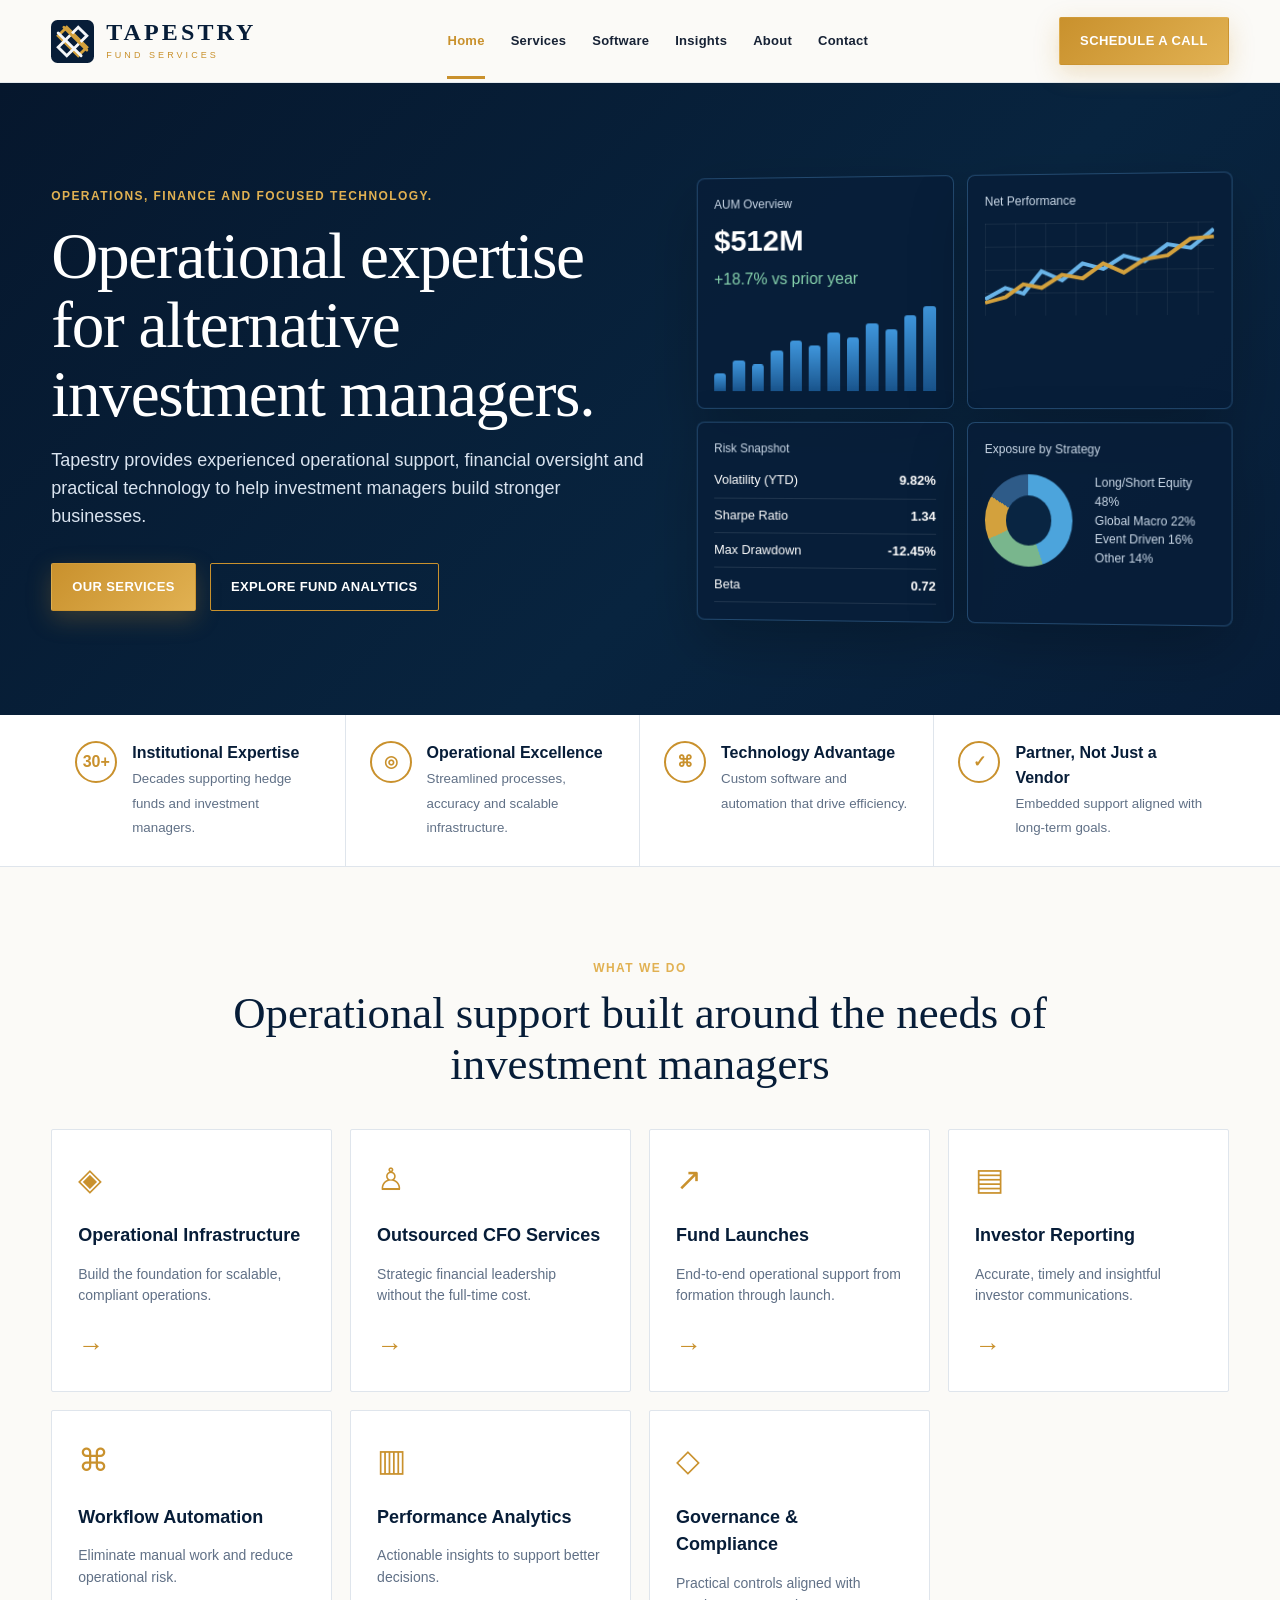
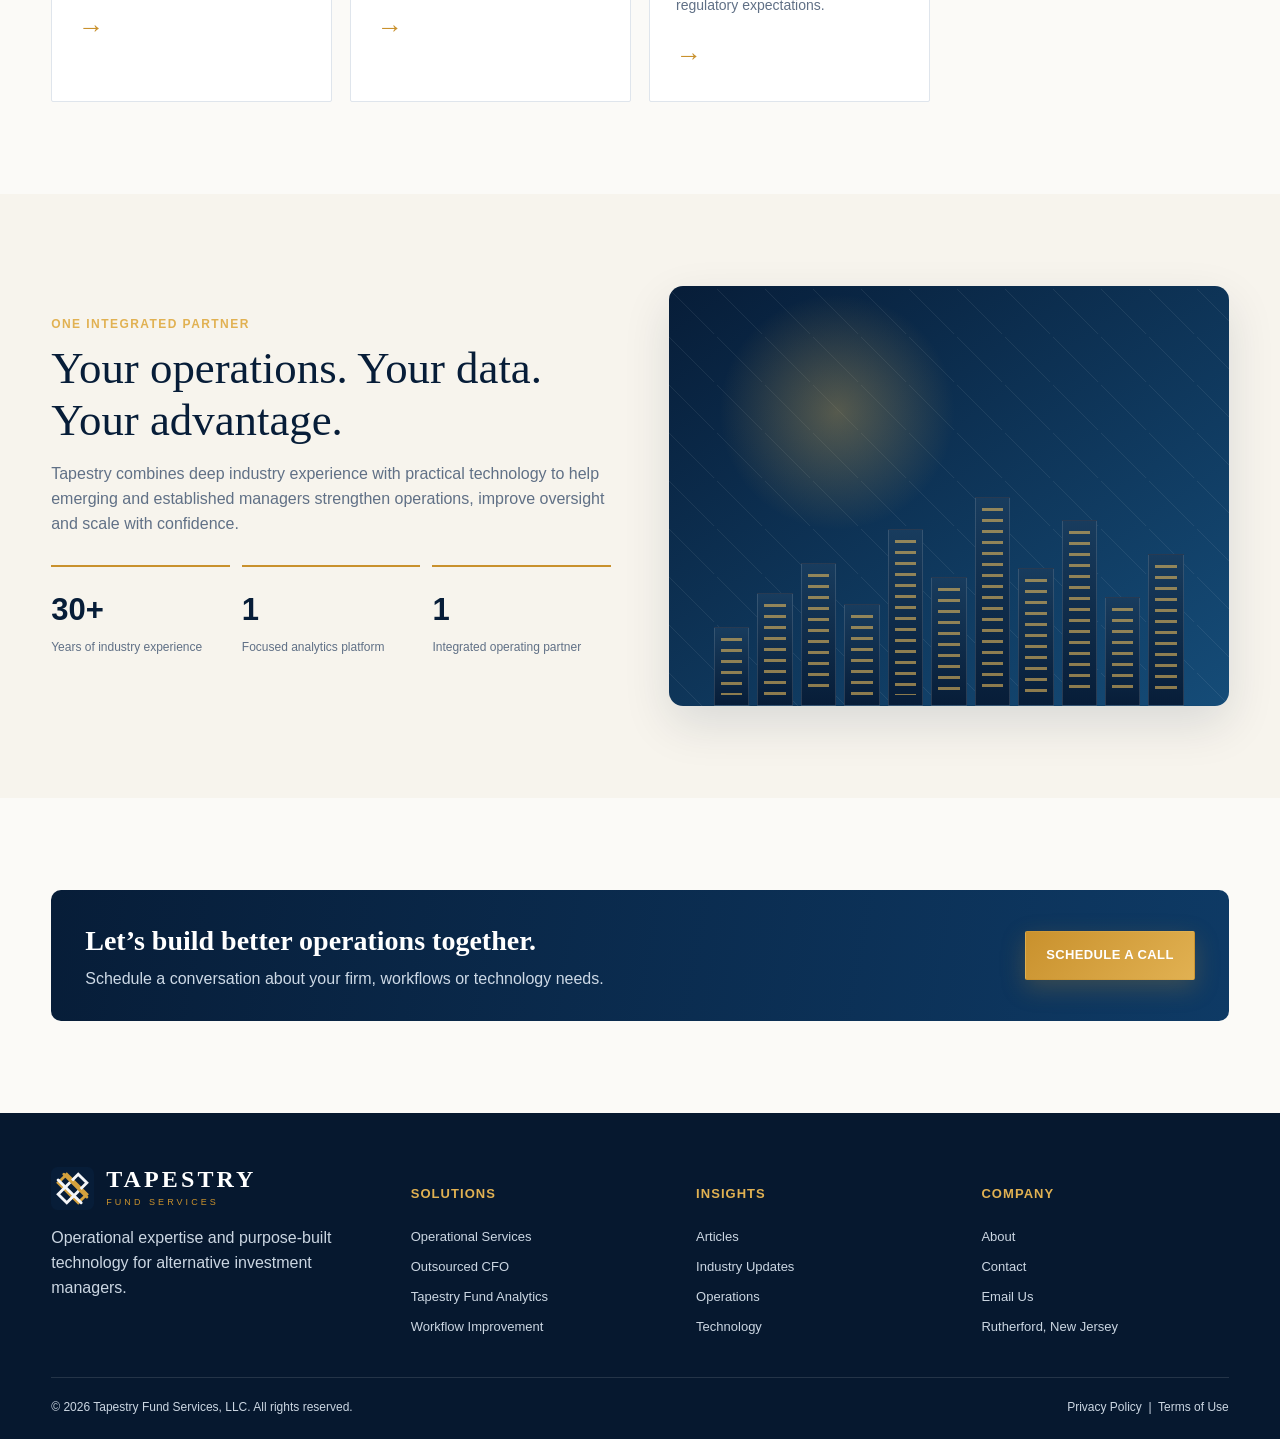
<file: index.html>
<!doctype html><html lang="en"><head><meta charset="utf-8"><meta name="viewport" content="width=device-width,initial-scale=1"><meta name="description" content="Operational solutions and technology for alternative investment managers."><title>Home | Tapestry</title><link rel="icon" href="assets/images/tapestry-mark.svg"><link rel="stylesheet" href="assets/css/styles.css"></head><body><header class="site-header"><div class="container navbar">
<a class="brand" href="index.html"><img src="assets/images/tapestry-mark.svg" alt="Tapestry"><span class="brand-copy"><strong>TAPESTRY</strong><span>FUND SERVICES</span></span></a>
<nav class="nav-links" aria-label="Primary"><a href="index.html" class="active">Home</a><a href="services.html" class="">Services</a><a href="software.html" class="">Software</a><a href="insights.html" class="">Insights</a><a href="about.html" class="">About</a><a href="contact.html" class="">Contact</a></nav><button class="menu-btn" aria-label="Open menu" aria-expanded="false">☰</button><a class="btn btn-primary" href="contact.html">SCHEDULE A CALL</a></div></header><main><section class="hero"><div class="container hero-grid"><div><div class="eyebrow">Operations, finance and focused technology.</div><h1>Operational expertise for alternative investment managers.</h1><p>Tapestry provides experienced operational support, financial oversight and practical technology to help investment managers build stronger businesses.</p><div class="hero-actions"><a class="btn btn-primary" href="services.html">OUR SERVICES</a><a class="btn btn-outline" href="software.html">EXPLORE FUND ANALYTICS</a></div></div>
<div class="dashboard"><div class="dash-card"><div class="dash-title">AUM Overview</div><div class="metric">$512M</div><div class="positive">+18.7% vs prior year</div><div class="bars"><i style="height:20%"></i><i style="height:35%"></i><i style="height:31%"></i><i style="height:46%"></i><i style="height:58%"></i><i style="height:52%"></i><i style="height:67%"></i><i style="height:61%"></i><i style="height:77%"></i><i style="height:70%"></i><i style="height:86%"></i><i style="height:96%"></i></div></div><div class="dash-card"><div class="dash-title">Net Performance</div><div class="linechart"><svg viewBox="0 0 100 50" preserveAspectRatio="none"><polyline fill="none" stroke="#69b4e8" stroke-width="2" points="0,41 9,35 17,38 25,26 34,31 43,22 52,25 61,18 70,21 80,12 90,14 100,4"/><polyline fill="none" stroke="#d3a13d" stroke-width="2" points="0,43 9,40 17,33 25,35 34,28 43,30 52,22 61,27 70,20 80,18 90,9 100,8"/></svg></div></div><div class="dash-card"><div class="dash-title">Risk Snapshot</div><ul class="risk-list"><li><span>Volatility (YTD)</span><b>9.82%</b></li><li><span>Sharpe Ratio</span><b>1.34</b></li><li><span>Max Drawdown</span><b>-12.45%</b></li><li><span>Beta</span><b>0.72</b></li></ul></div><div class="dash-card"><div class="dash-title">Exposure by Strategy</div><div class="donut-wrap"><div class="donut"></div><div class="legend">Long/Short Equity 48%<br>Global Macro 22%<br>Event Driven 16%<br>Other 14%</div></div></div></div></div></section>
<section class="trust-strip"><div class="container trust-grid"><div class="trust-item"><span class="icon">30+</span><div><strong>Institutional Expertise</strong><small>Decades supporting hedge funds and investment managers.</small></div></div><div class="trust-item"><span class="icon">◎</span><div><strong>Operational Excellence</strong><small>Streamlined processes, accuracy and scalable infrastructure.</small></div></div><div class="trust-item"><span class="icon">⌘</span><div><strong>Technology Advantage</strong><small>Custom software and automation that drive efficiency.</small></div></div><div class="trust-item"><span class="icon">✓</span><div><strong>Partner, Not Just a Vendor</strong><small>Embedded support aligned with long-term goals.</small></div></div></div></section>
<section class="section"><div class="container"><div class="section-head"><div class="eyebrow">What we do</div><h2>Operational support built around the needs of investment managers</h2></div><div class="cards">
<a class="card" href="services.html"><div class="card-icon">◈</div><h3>Operational Infrastructure</h3><p>Build the foundation for scalable, compliant operations.</p><span class="arrow">→</span></a><a class="card" href="services.html"><div class="card-icon">♙</div><h3>Outsourced CFO Services</h3><p>Strategic financial leadership without the full-time cost.</p><span class="arrow">→</span></a><a class="card" href="services.html"><div class="card-icon">↗</div><h3>Fund Launches</h3><p>End-to-end operational support from formation through launch.</p><span class="arrow">→</span></a><a class="card" href="services.html"><div class="card-icon">▤</div><h3>Investor Reporting</h3><p>Accurate, timely and insightful investor communications.</p><span class="arrow">→</span></a><a class="card" href="services.html"><div class="card-icon">⌘</div><h3>Workflow Automation</h3><p>Eliminate manual work and reduce operational risk.</p><span class="arrow">→</span></a><a class="card" href="tapestry-fund-analytics.html"><div class="card-icon">▥</div><h3>Performance Analytics</h3><p>Actionable insights to support better decisions.</p><span class="arrow">→</span></a><a class="card" href="services.html"><div class="card-icon">◇</div><h3>Governance & Compliance</h3><p>Practical controls aligned with regulatory expectations.</p><span class="arrow">→</span></a></div></div></section>
<section class="section soft"><div class="container"><div class="split"><div class="split-copy"><div class="eyebrow">One integrated partner</div><h2>Your operations. Your data. Your advantage.</h2><p>Tapestry combines deep industry experience with practical technology to help emerging and established managers strengthen operations, improve oversight and scale with confidence.</p><div class="stats"><div class="stat"><strong>30+</strong><span>Years of industry experience</span></div><div class="stat"><strong>1</strong><span>Focused analytics platform</span></div><div class="stat"><strong>1</strong><span>Integrated operating partner</span></div></div></div><div class="visual-panel"><div class="city"><i style="height:35%"></i><i style="height:50%"></i><i style="height:63%"></i><i style="height:45%"></i><i style="height:78%"></i><i style="height:57%"></i><i style="height:92%"></i><i style="height:61%"></i><i style="height:82%"></i><i style="height:48%"></i><i style="height:67%"></i></div></div></div></div></section>
<section class="section"><div class="container"><div class="cta-band"><div><h3>Let’s build better operations together.</h3><p>Schedule a conversation about your firm, workflows or technology needs.</p></div><a class="btn btn-primary" href="contact.html">SCHEDULE A CALL</a></div></div></section></main><footer class="footer"><div class="container"><div class="footer-grid">
<div class="footer-brand"><a class="brand" href="index.html"><img src="assets/images/tapestry-mark.svg" alt=""><span class="brand-copy"><strong>TAPESTRY</strong><span>FUND SERVICES</span></span></a><p>Operational expertise and purpose-built technology for alternative investment managers.</p></div>
<div><h4>Solutions</h4><ul><li><a href="services.html">Operational Services</a></li><li><a href="services.html">Outsourced CFO</a></li><li><a href="tapestry-fund-analytics.html">Tapestry Fund Analytics</a></li><li><a href="services.html">Workflow Improvement</a></li></ul></div>
<div><h4>Insights</h4><ul><li><a href="insights.html">Articles</a></li><li><a href="insights.html">Industry Updates</a></li><li><a href="insights.html">Operations</a></li><li><a href="insights.html">Technology</a></li></ul></div>
<div><h4>Company</h4><ul><li><a href="about.html">About</a></li><li><a href="contact.html">Contact</a></li><li><a href="mailto:info@tapestryfundservices.com">Email Us</a></li><li>Rutherford, New Jersey</li></ul></div></div>
<div class="copyright"><span>© <span data-year></span> Tapestry Fund Services, LLC. All rights reserved.</span><span>Privacy Policy &nbsp;|&nbsp; Terms of Use</span></div></div></footer><script src="assets/js/script.js"></script></body></html>
</file>
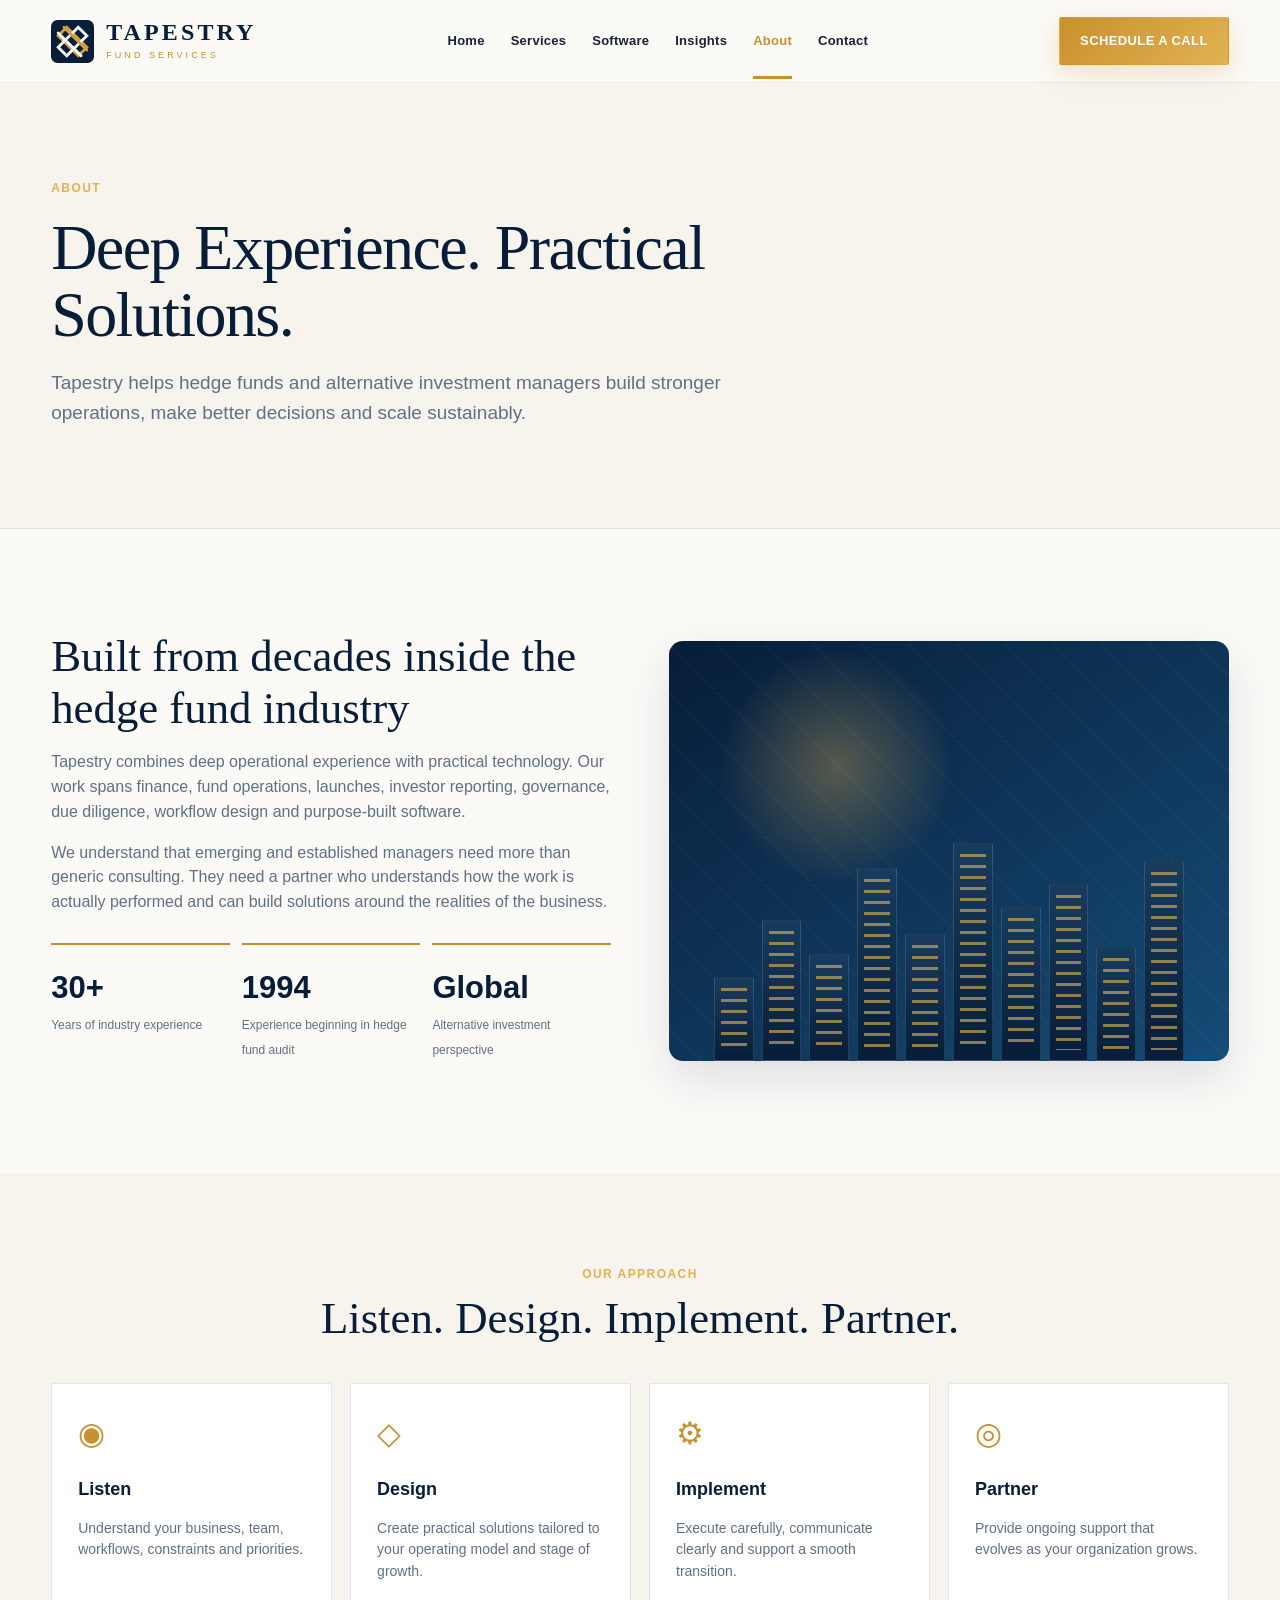
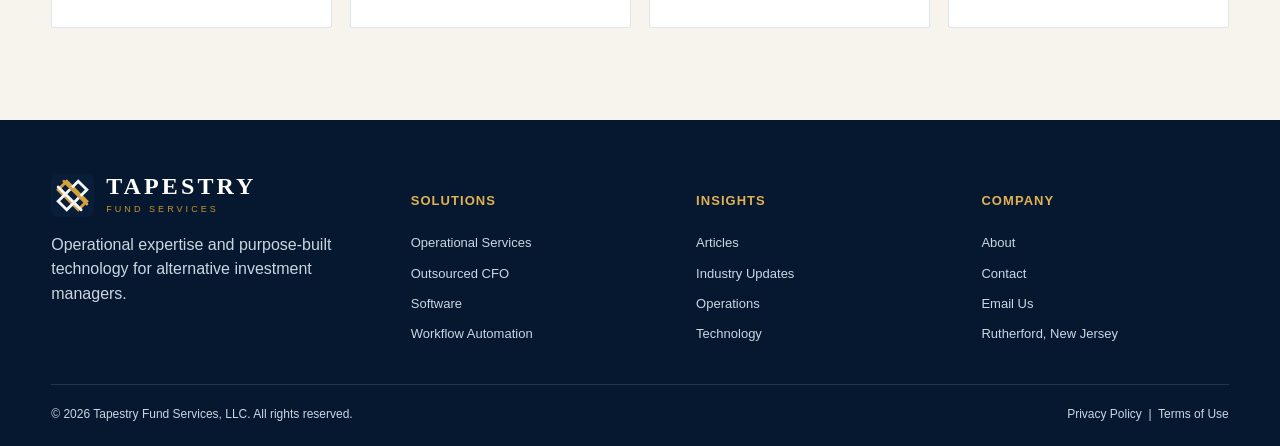
<file: about.html>
<!doctype html><html lang="en"><head><meta charset="utf-8"><meta name="viewport" content="width=device-width,initial-scale=1"><meta name="description" content="Operational solutions and technology for alternative investment managers."><title>About | Tapestry</title><link rel="icon" href="assets/images/tapestry-mark.svg"><link rel="stylesheet" href="assets/css/styles.css"></head><body><header class="site-header"><div class="container navbar">
<a class="brand" href="index.html"><img src="assets/images/tapestry-mark.svg" alt="Tapestry"><span class="brand-copy"><strong>TAPESTRY</strong><span>FUND SERVICES</span></span></a>
<nav class="nav-links" aria-label="Primary"><a href="index.html" class="">Home</a><a href="services.html" class="">Services</a><a href="software.html" class="">Software</a><a href="insights.html" class="">Insights</a><a href="about.html" class="active">About</a><a href="contact.html" class="">Contact</a></nav><button class="menu-btn" aria-label="Open menu" aria-expanded="false">☰</button><a class="btn btn-primary" href="contact.html">SCHEDULE A CALL</a></div></header><main><section class="page-hero"><div class="container"><div class="eyebrow">About</div><h1>Deep Experience. Practical Solutions.</h1><p>Tapestry helps hedge funds and alternative investment managers build stronger operations, make better decisions and scale sustainably.</p></div></section><section class="section"><div class="container split"><div class="split-copy"><h2>Built from decades inside the hedge fund industry</h2><p>Tapestry combines deep operational experience with practical technology. Our work spans finance, fund operations, launches, investor reporting, governance, due diligence, workflow design and purpose-built software.</p><p>We understand that emerging and established managers need more than generic consulting. They need a partner who understands how the work is actually performed and can build solutions around the realities of the business.</p><div class="stats"><div class="stat"><strong>30+</strong><span>Years of industry experience</span></div><div class="stat"><strong>1994</strong><span>Experience beginning in hedge fund audit</span></div><div class="stat"><strong>Global</strong><span>Alternative investment perspective</span></div></div></div><div class="visual-panel"><div class="city"><i style="height:37%"></i><i style="height:62%"></i><i style="height:47%"></i><i style="height:85%"></i><i style="height:56%"></i><i style="height:96%"></i><i style="height:68%"></i><i style="height:78%"></i><i style="height:50%"></i><i style="height:88%"></i></div></div></div></section><section class="section soft"><div class="container"><div class="section-head"><div class="eyebrow">Our approach</div><h2>Listen. Design. Implement. Partner.</h2></div><div class="cards"><div class="card"><div class="card-icon">◉</div><h3>Listen</h3><p>Understand your business, team, workflows, constraints and priorities.</p></div><div class="card"><div class="card-icon">◇</div><h3>Design</h3><p>Create practical solutions tailored to your operating model and stage of growth.</p></div><div class="card"><div class="card-icon">⚙</div><h3>Implement</h3><p>Execute carefully, communicate clearly and support a smooth transition.</p></div><div class="card"><div class="card-icon">◎</div><h3>Partner</h3><p>Provide ongoing support that evolves as your organization grows.</p></div></div></div></section></main><footer class="footer"><div class="container"><div class="footer-grid">
<div class="footer-brand"><a class="brand" href="index.html"><img src="assets/images/tapestry-mark.svg" alt=""><span class="brand-copy"><strong>TAPESTRY</strong><span>FUND SERVICES</span></span></a><p>Operational expertise and purpose-built technology for alternative investment managers.</p></div>
<div><h4>Solutions</h4><ul><li><a href="services.html">Operational Services</a></li><li><a href="services.html">Outsourced CFO</a></li><li><a href="software.html">Software</a></li><li><a href="services.html">Workflow Automation</a></li></ul></div>
<div><h4>Insights</h4><ul><li><a href="insights.html">Articles</a></li><li><a href="insights.html">Industry Updates</a></li><li><a href="insights.html">Operations</a></li><li><a href="insights.html">Technology</a></li></ul></div>
<div><h4>Company</h4><ul><li><a href="about.html">About</a></li><li><a href="contact.html">Contact</a></li><li><a href="mailto:info@tapestryfundservices.com">Email Us</a></li><li>Rutherford, New Jersey</li></ul></div></div>
<div class="copyright"><span>© <span data-year></span> Tapestry Fund Services, LLC. All rights reserved.</span><span>Privacy Policy &nbsp;|&nbsp; Terms of Use</span></div></div></footer><script src="assets/js/script.js"></script></body></html>
</file>
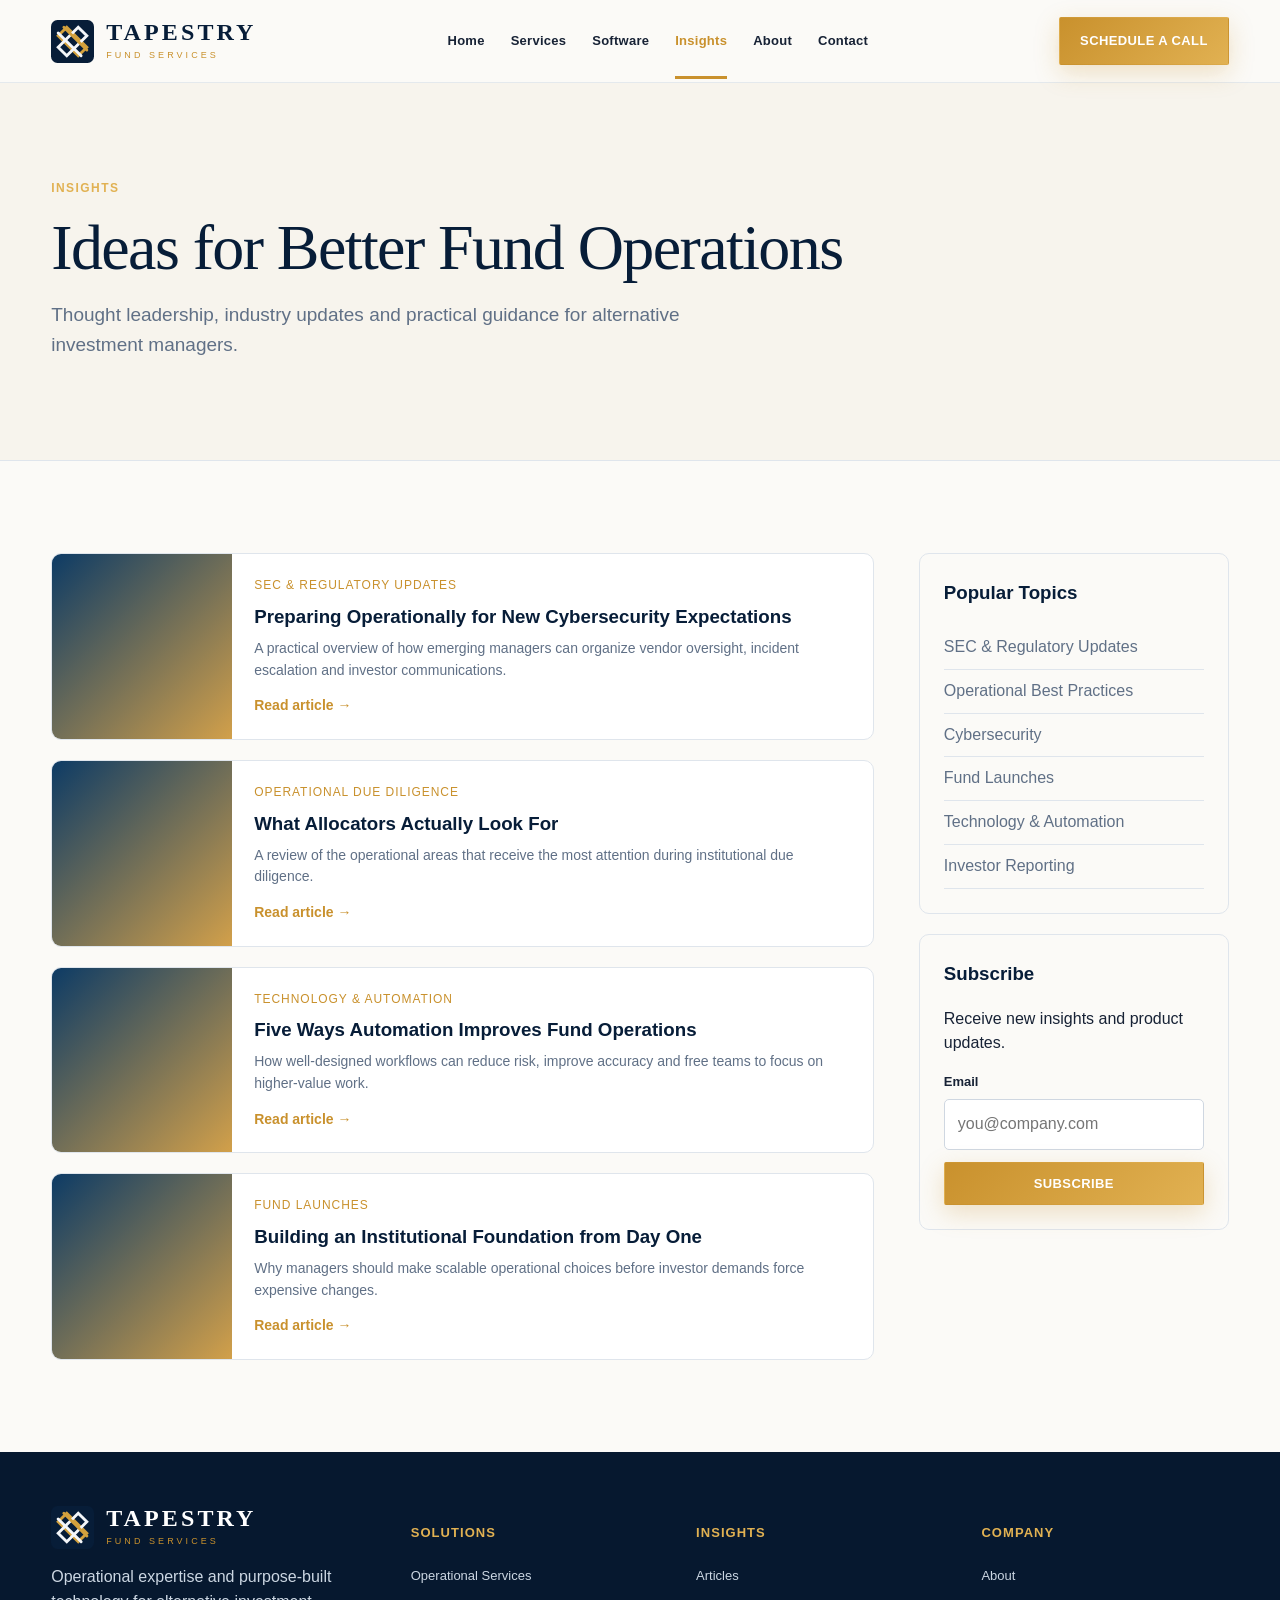
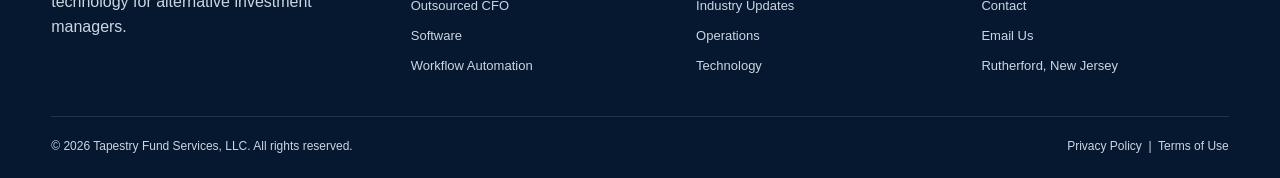
<file: insights.html>
<!doctype html><html lang="en"><head><meta charset="utf-8"><meta name="viewport" content="width=device-width,initial-scale=1"><meta name="description" content="Operational solutions and technology for alternative investment managers."><title>Insights | Tapestry</title><link rel="icon" href="assets/images/tapestry-mark.svg"><link rel="stylesheet" href="assets/css/styles.css"></head><body><header class="site-header"><div class="container navbar">
<a class="brand" href="index.html"><img src="assets/images/tapestry-mark.svg" alt="Tapestry"><span class="brand-copy"><strong>TAPESTRY</strong><span>FUND SERVICES</span></span></a>
<nav class="nav-links" aria-label="Primary"><a href="index.html" class="">Home</a><a href="services.html" class="">Services</a><a href="software.html" class="">Software</a><a href="insights.html" class="active">Insights</a><a href="about.html" class="">About</a><a href="contact.html" class="">Contact</a></nav><button class="menu-btn" aria-label="Open menu" aria-expanded="false">☰</button><a class="btn btn-primary" href="contact.html">SCHEDULE A CALL</a></div></header><main><section class="page-hero"><div class="container"><div class="eyebrow">Insights</div><h1>Ideas for Better Fund Operations</h1><p>Thought leadership, industry updates and practical guidance for alternative investment managers.</p></div></section><section class="section"><div class="container insights-layout"><div class="article-list"><article class="article-card"><div class="article-thumb"></div><div class="article-copy"><div class="meta">SEC & Regulatory Updates</div><h3>Preparing Operationally for New Cybersecurity Expectations</h3><p>A practical overview of how emerging managers can organize vendor oversight, incident escalation and investor communications.</p><p style="margin-top:14px"><a href="#" style="color:var(--gold);font-weight:700">Read article →</a></p></div></article><article class="article-card"><div class="article-thumb"></div><div class="article-copy"><div class="meta">Operational Due Diligence</div><h3>What Allocators Actually Look For</h3><p>A review of the operational areas that receive the most attention during institutional due diligence.</p><p style="margin-top:14px"><a href="#" style="color:var(--gold);font-weight:700">Read article →</a></p></div></article><article class="article-card"><div class="article-thumb"></div><div class="article-copy"><div class="meta">Technology & Automation</div><h3>Five Ways Automation Improves Fund Operations</h3><p>How well-designed workflows can reduce risk, improve accuracy and free teams to focus on higher-value work.</p><p style="margin-top:14px"><a href="#" style="color:var(--gold);font-weight:700">Read article →</a></p></div></article><article class="article-card"><div class="article-thumb"></div><div class="article-copy"><div class="meta">Fund Launches</div><h3>Building an Institutional Foundation from Day One</h3><p>Why managers should make scalable operational choices before investor demands force expensive changes.</p><p style="margin-top:14px"><a href="#" style="color:var(--gold);font-weight:700">Read article →</a></p></div></article></div><aside><div class="sidebar-box"><h3>Popular Topics</h3><ul class="topic-list"><li>SEC & Regulatory Updates</li><li>Operational Best Practices</li><li>Cybersecurity</li><li>Fund Launches</li><li>Technology & Automation</li><li>Investor Reporting</li></ul></div><div class="sidebar-box"><h3>Subscribe</h3><p>Receive new insights and product updates.</p><form><div class="field"><label for="subscribe-email">Email</label><input id="subscribe-email" type="email" placeholder="you@company.com"></div><button class="btn btn-primary" style="margin-top:12px;width:100%" type="button">SUBSCRIBE</button></form></div></aside></div></section></main><footer class="footer"><div class="container"><div class="footer-grid">
<div class="footer-brand"><a class="brand" href="index.html"><img src="assets/images/tapestry-mark.svg" alt=""><span class="brand-copy"><strong>TAPESTRY</strong><span>FUND SERVICES</span></span></a><p>Operational expertise and purpose-built technology for alternative investment managers.</p></div>
<div><h4>Solutions</h4><ul><li><a href="services.html">Operational Services</a></li><li><a href="services.html">Outsourced CFO</a></li><li><a href="software.html">Software</a></li><li><a href="services.html">Workflow Automation</a></li></ul></div>
<div><h4>Insights</h4><ul><li><a href="insights.html">Articles</a></li><li><a href="insights.html">Industry Updates</a></li><li><a href="insights.html">Operations</a></li><li><a href="insights.html">Technology</a></li></ul></div>
<div><h4>Company</h4><ul><li><a href="about.html">About</a></li><li><a href="contact.html">Contact</a></li><li><a href="mailto:info@tapestryfundservices.com">Email Us</a></li><li>Rutherford, New Jersey</li></ul></div></div>
<div class="copyright"><span>© <span data-year></span> Tapestry Fund Services, LLC. All rights reserved.</span><span>Privacy Policy &nbsp;|&nbsp; Terms of Use</span></div></div></footer><script src="assets/js/script.js"></script></body></html>
</file>
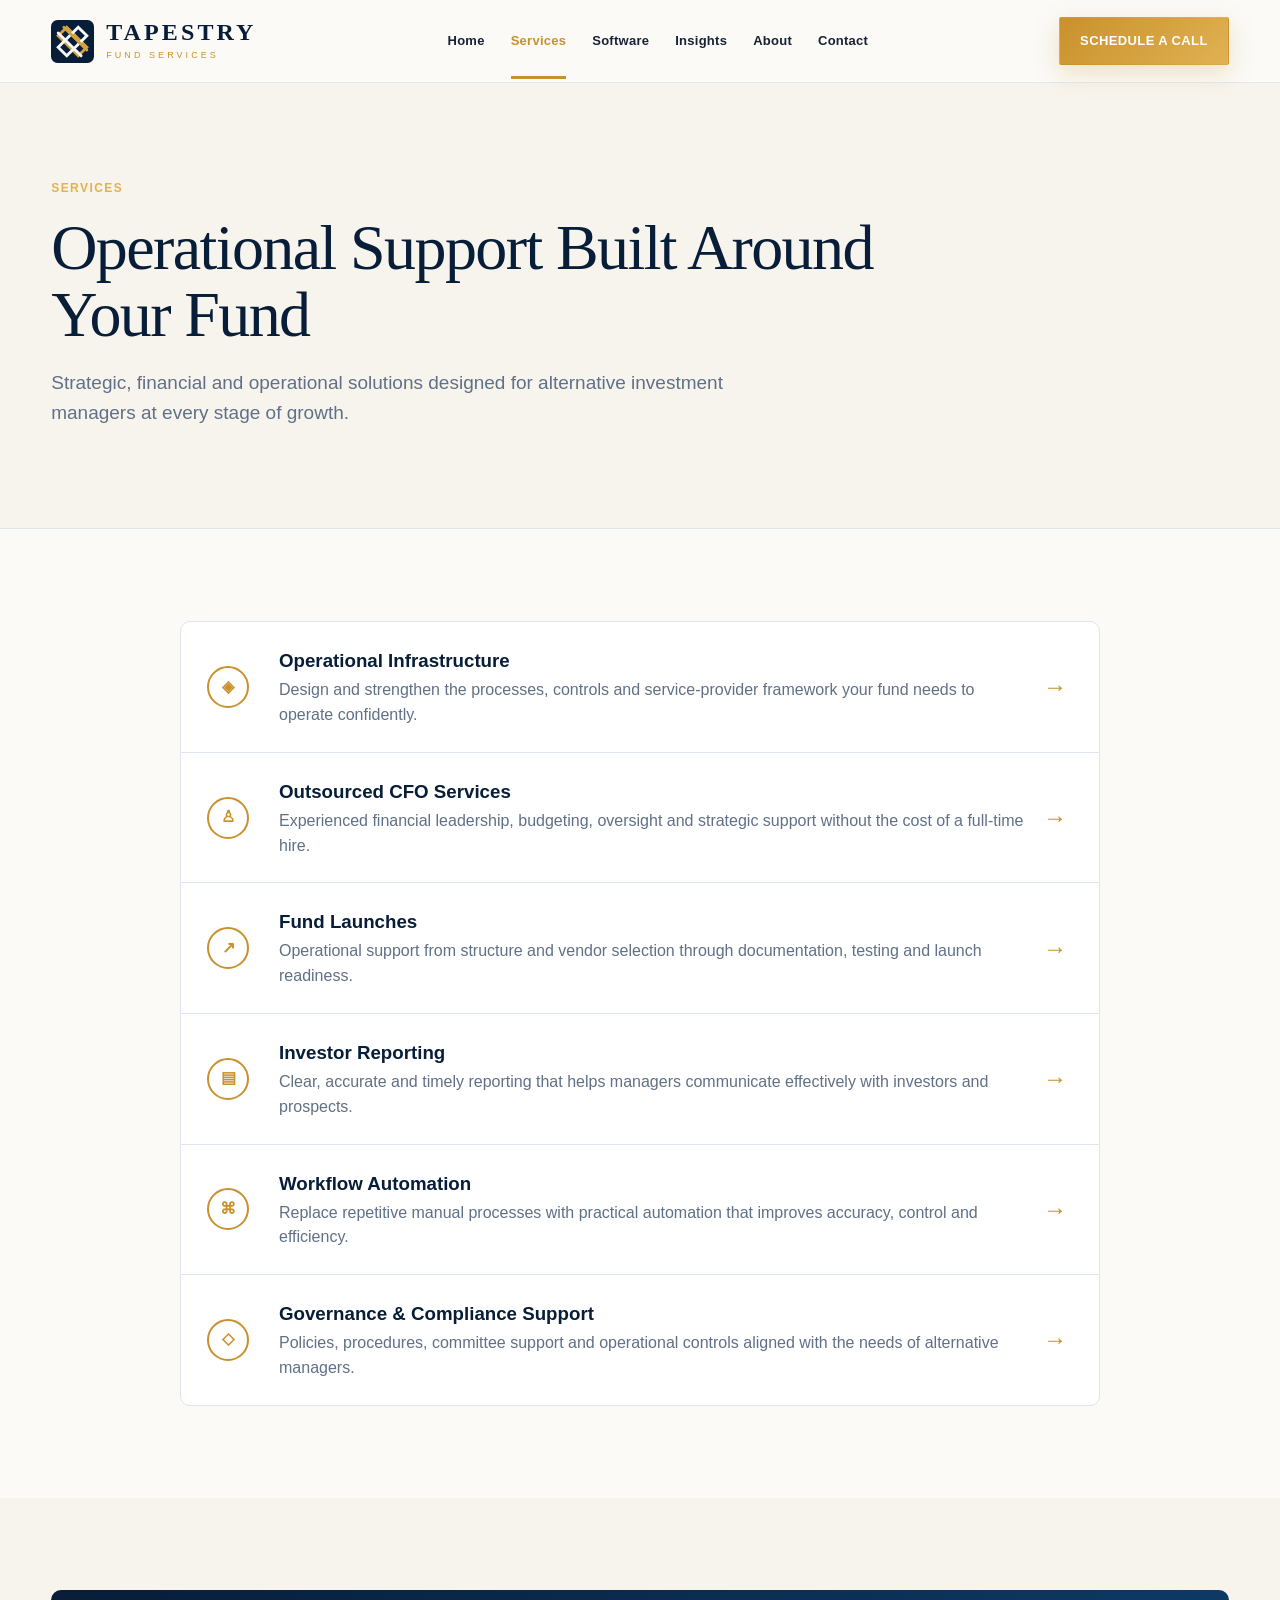
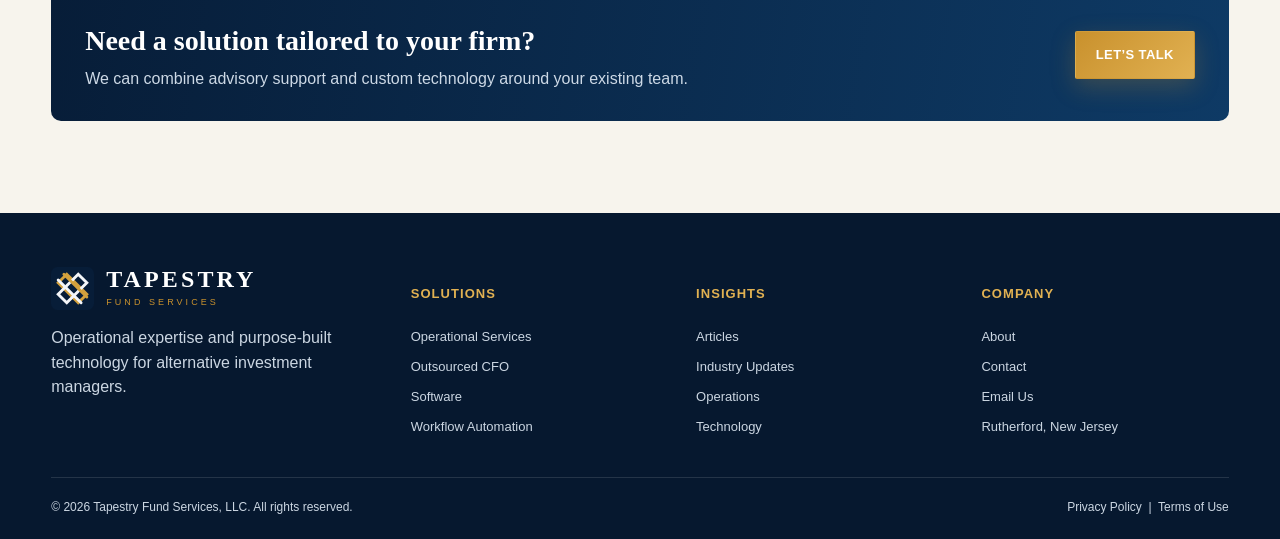
<file: services.html>
<!doctype html><html lang="en"><head><meta charset="utf-8"><meta name="viewport" content="width=device-width,initial-scale=1"><meta name="description" content="Operational solutions and technology for alternative investment managers."><title>Services | Tapestry</title><link rel="icon" href="assets/images/tapestry-mark.svg"><link rel="stylesheet" href="assets/css/styles.css"></head><body><header class="site-header"><div class="container navbar">
<a class="brand" href="index.html"><img src="assets/images/tapestry-mark.svg" alt="Tapestry"><span class="brand-copy"><strong>TAPESTRY</strong><span>FUND SERVICES</span></span></a>
<nav class="nav-links" aria-label="Primary"><a href="index.html" class="">Home</a><a href="services.html" class="active">Services</a><a href="software.html" class="">Software</a><a href="insights.html" class="">Insights</a><a href="about.html" class="">About</a><a href="contact.html" class="">Contact</a></nav><button class="menu-btn" aria-label="Open menu" aria-expanded="false">☰</button><a class="btn btn-primary" href="contact.html">SCHEDULE A CALL</a></div></header><main><section class="page-hero"><div class="container"><div class="eyebrow">Services</div><h1>Operational Support Built Around Your Fund</h1><p>Strategic, financial and operational solutions designed for alternative investment managers at every stage of growth.</p></div></section><section class="section"><div class="container"><div class="service-list"><div class="service-row"><span class="icon">◈</span><div><h3>Operational Infrastructure</h3><p>Design and strengthen the processes, controls and service-provider framework your fund needs to operate confidently.</p></div><span class="row-arrow">→</span></div><div class="service-row"><span class="icon">♙</span><div><h3>Outsourced CFO Services</h3><p>Experienced financial leadership, budgeting, oversight and strategic support without the cost of a full-time hire.</p></div><span class="row-arrow">→</span></div><div class="service-row"><span class="icon">↗</span><div><h3>Fund Launches</h3><p>Operational support from structure and vendor selection through documentation, testing and launch readiness.</p></div><span class="row-arrow">→</span></div><div class="service-row"><span class="icon">▤</span><div><h3>Investor Reporting</h3><p>Clear, accurate and timely reporting that helps managers communicate effectively with investors and prospects.</p></div><span class="row-arrow">→</span></div><div class="service-row"><span class="icon">⌘</span><div><h3>Workflow Automation</h3><p>Replace repetitive manual processes with practical automation that improves accuracy, control and efficiency.</p></div><span class="row-arrow">→</span></div><div class="service-row"><span class="icon">◇</span><div><h3>Governance & Compliance Support</h3><p>Policies, procedures, committee support and operational controls aligned with the needs of alternative managers.</p></div><span class="row-arrow">→</span></div></div></div></section><section class="section soft"><div class="container"><div class="cta-band"><div><h3>Need a solution tailored to your firm?</h3><p>We can combine advisory support and custom technology around your existing team.</p></div><a class="btn btn-primary" href="contact.html">LET’S TALK</a></div></div></section></main><footer class="footer"><div class="container"><div class="footer-grid">
<div class="footer-brand"><a class="brand" href="index.html"><img src="assets/images/tapestry-mark.svg" alt=""><span class="brand-copy"><strong>TAPESTRY</strong><span>FUND SERVICES</span></span></a><p>Operational expertise and purpose-built technology for alternative investment managers.</p></div>
<div><h4>Solutions</h4><ul><li><a href="services.html">Operational Services</a></li><li><a href="services.html">Outsourced CFO</a></li><li><a href="software.html">Software</a></li><li><a href="services.html">Workflow Automation</a></li></ul></div>
<div><h4>Insights</h4><ul><li><a href="insights.html">Articles</a></li><li><a href="insights.html">Industry Updates</a></li><li><a href="insights.html">Operations</a></li><li><a href="insights.html">Technology</a></li></ul></div>
<div><h4>Company</h4><ul><li><a href="about.html">About</a></li><li><a href="contact.html">Contact</a></li><li><a href="mailto:info@tapestryfundservices.com">Email Us</a></li><li>Rutherford, New Jersey</li></ul></div></div>
<div class="copyright"><span>© <span data-year></span> Tapestry Fund Services, LLC. All rights reserved.</span><span>Privacy Policy &nbsp;|&nbsp; Terms of Use</span></div></div></footer><script src="assets/js/script.js"></script></body></html>
</file>
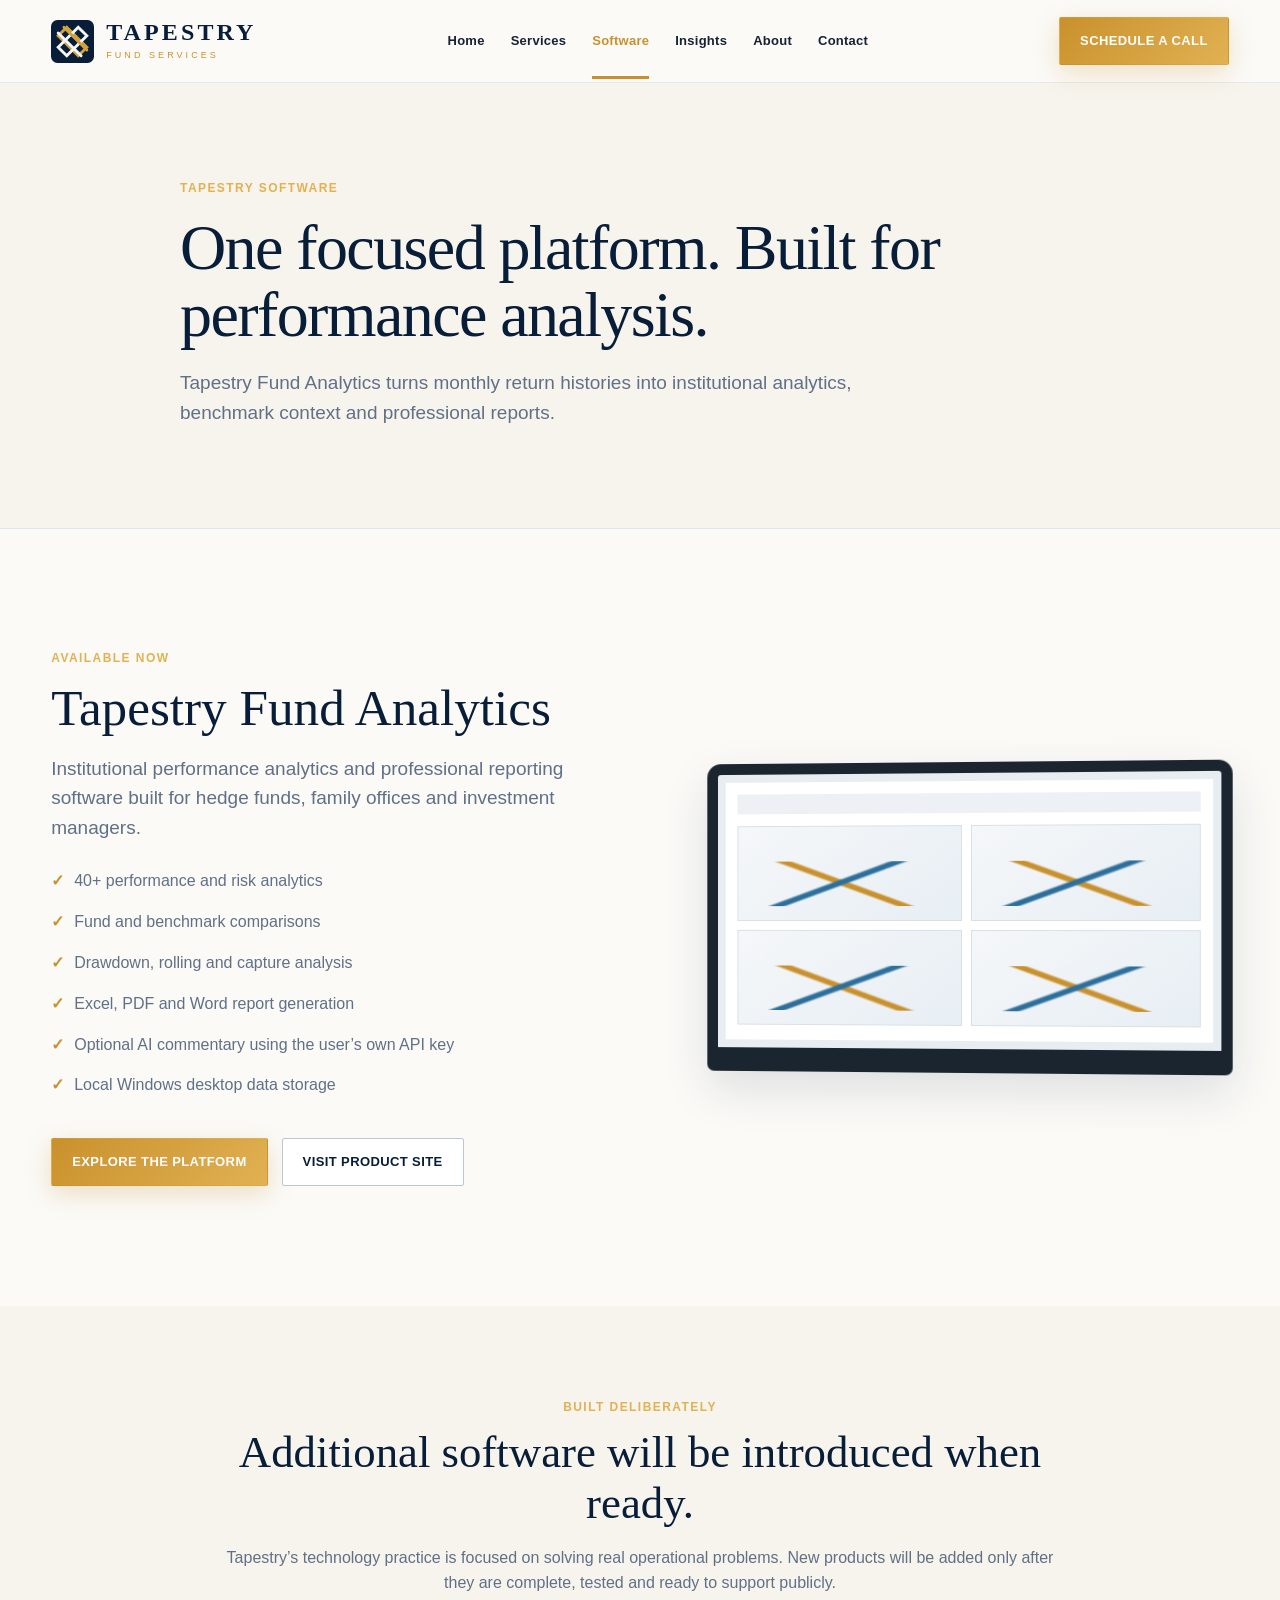
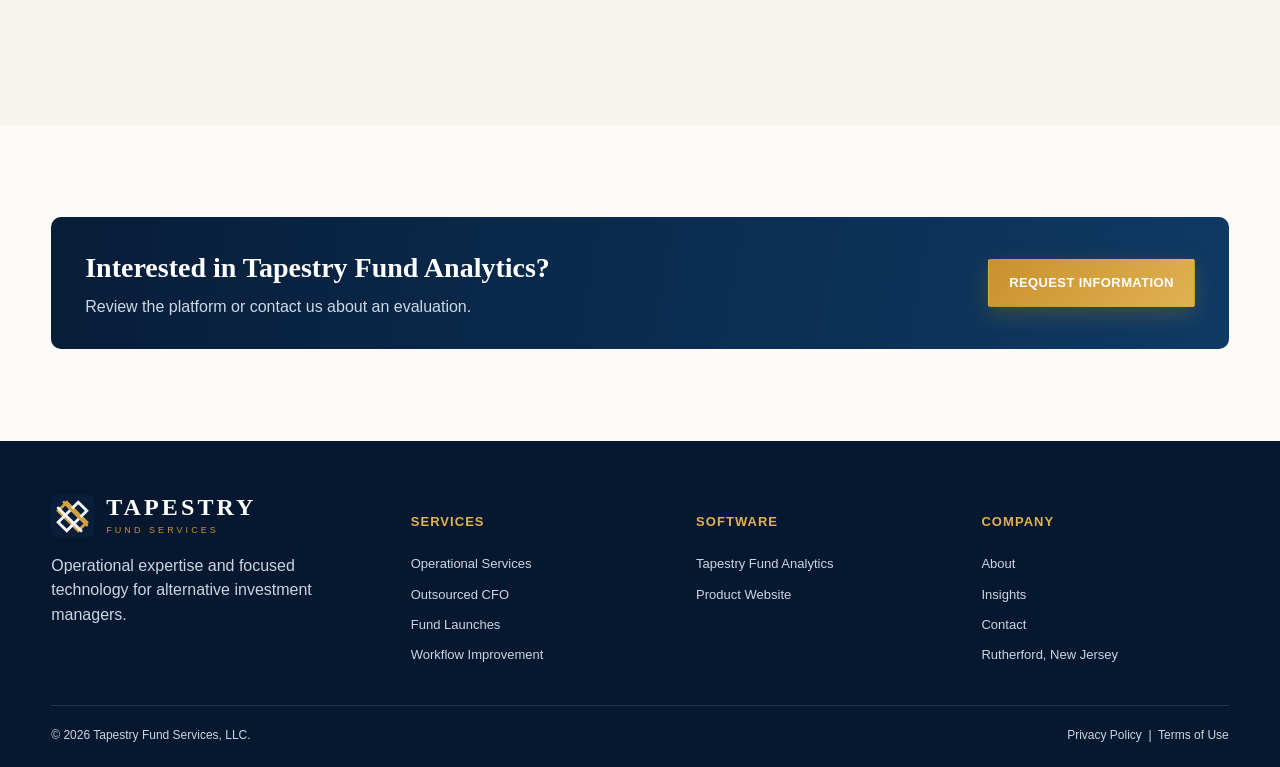
<file: software.html>
<!doctype html><html lang="en"><head><meta charset="utf-8"><meta name="viewport" content="width=device-width,initial-scale=1"><meta name="description" content="Tapestry Fund Analytics, performance analytics and professional reporting software for alternative investment managers."><title>Software | Tapestry</title><link rel="icon" href="assets/images/tapestry-mark.svg"><link rel="stylesheet" href="assets/css/styles.css"></head><body><header class="site-header"><div class="container navbar">
<a class="brand" href="index.html"><img src="assets/images/tapestry-mark.svg" alt="Tapestry"><span class="brand-copy"><strong>TAPESTRY</strong><span>FUND SERVICES</span></span></a>
<nav class="nav-links" aria-label="Primary"><a href="index.html">Home</a><a href="services.html">Services</a><a href="software.html" class="active">Software</a><a href="insights.html">Insights</a><a href="about.html">About</a><a href="contact.html">Contact</a></nav><button class="menu-btn" aria-label="Open menu" aria-expanded="false">☰</button><a class="btn btn-primary" href="contact.html">SCHEDULE A CALL</a></div></header><main>
<section class="page-hero"><div class="container narrow"><div class="eyebrow">Tapestry software</div><h1>One focused platform. Built for performance analysis.</h1><p>Tapestry Fund Analytics turns monthly return histories into institutional analytics, benchmark context and professional reports.</p></div></section>
<section class="section"><div class="container"><article class="featured-product"><div class="featured-copy"><div class="eyebrow">Available now</div><h2>Tapestry Fund Analytics</h2><p class="lead">Institutional performance analytics and professional reporting software built for hedge funds, family offices and investment managers.</p><ul class="feature-list"><li>40+ performance and risk analytics</li><li>Fund and benchmark comparisons</li><li>Drawdown, rolling and capture analysis</li><li>Excel, PDF and Word report generation</li><li>Optional AI commentary using the user’s own API key</li><li>Local Windows desktop data storage</li></ul><div class="hero-actions"><a class="btn btn-primary" href="tapestry-fund-analytics.html">EXPLORE THE PLATFORM</a><a class="btn btn-light" href="https://tapestryfundanalytics.com" target="_blank" rel="noopener">VISIT PRODUCT SITE</a></div></div><div class="laptop"><div class="screen"><div class="screen-top"></div><div class="screen-grid"><div class="screen-box"></div><div class="screen-box"></div><div class="screen-box"></div><div class="screen-box"></div></div></div></div></article></div></section>
<section class="section soft"><div class="container narrow"><div class="section-head"><div class="eyebrow">Built deliberately</div><h2>Additional software will be introduced when ready.</h2><p>Tapestry’s technology practice is focused on solving real operational problems. New products will be added only after they are complete, tested and ready to support publicly.</p></div></div></section>
<section class="section"><div class="container"><div class="cta-band"><div><h3>Interested in Tapestry Fund Analytics?</h3><p>Review the platform or contact us about an evaluation.</p></div><a class="btn btn-primary" href="contact.html">REQUEST INFORMATION</a></div></div></section></main>
<footer class="footer"><div class="container"><div class="footer-grid"><div class="footer-brand"><a class="brand" href="index.html"><img src="assets/images/tapestry-mark.svg" alt=""><span class="brand-copy"><strong>TAPESTRY</strong><span>FUND SERVICES</span></span></a><p>Operational expertise and focused technology for alternative investment managers.</p></div><div><h4>Services</h4><ul><li><a href="services.html">Operational Services</a></li><li><a href="services.html">Outsourced CFO</a></li><li><a href="services.html">Fund Launches</a></li><li><a href="services.html">Workflow Improvement</a></li></ul></div><div><h4>Software</h4><ul><li><a href="tapestry-fund-analytics.html">Tapestry Fund Analytics</a></li><li><a href="https://tapestryfundanalytics.com" target="_blank" rel="noopener">Product Website</a></li></ul></div><div><h4>Company</h4><ul><li><a href="about.html">About</a></li><li><a href="insights.html">Insights</a></li><li><a href="contact.html">Contact</a></li><li>Rutherford, New Jersey</li></ul></div></div><div class="copyright"><span>© <span data-year></span> Tapestry Fund Services, LLC.</span><span>Privacy Policy &nbsp;|&nbsp; Terms of Use</span></div></div></footer><script src="assets/js/script.js"></script></body></html>
</file>
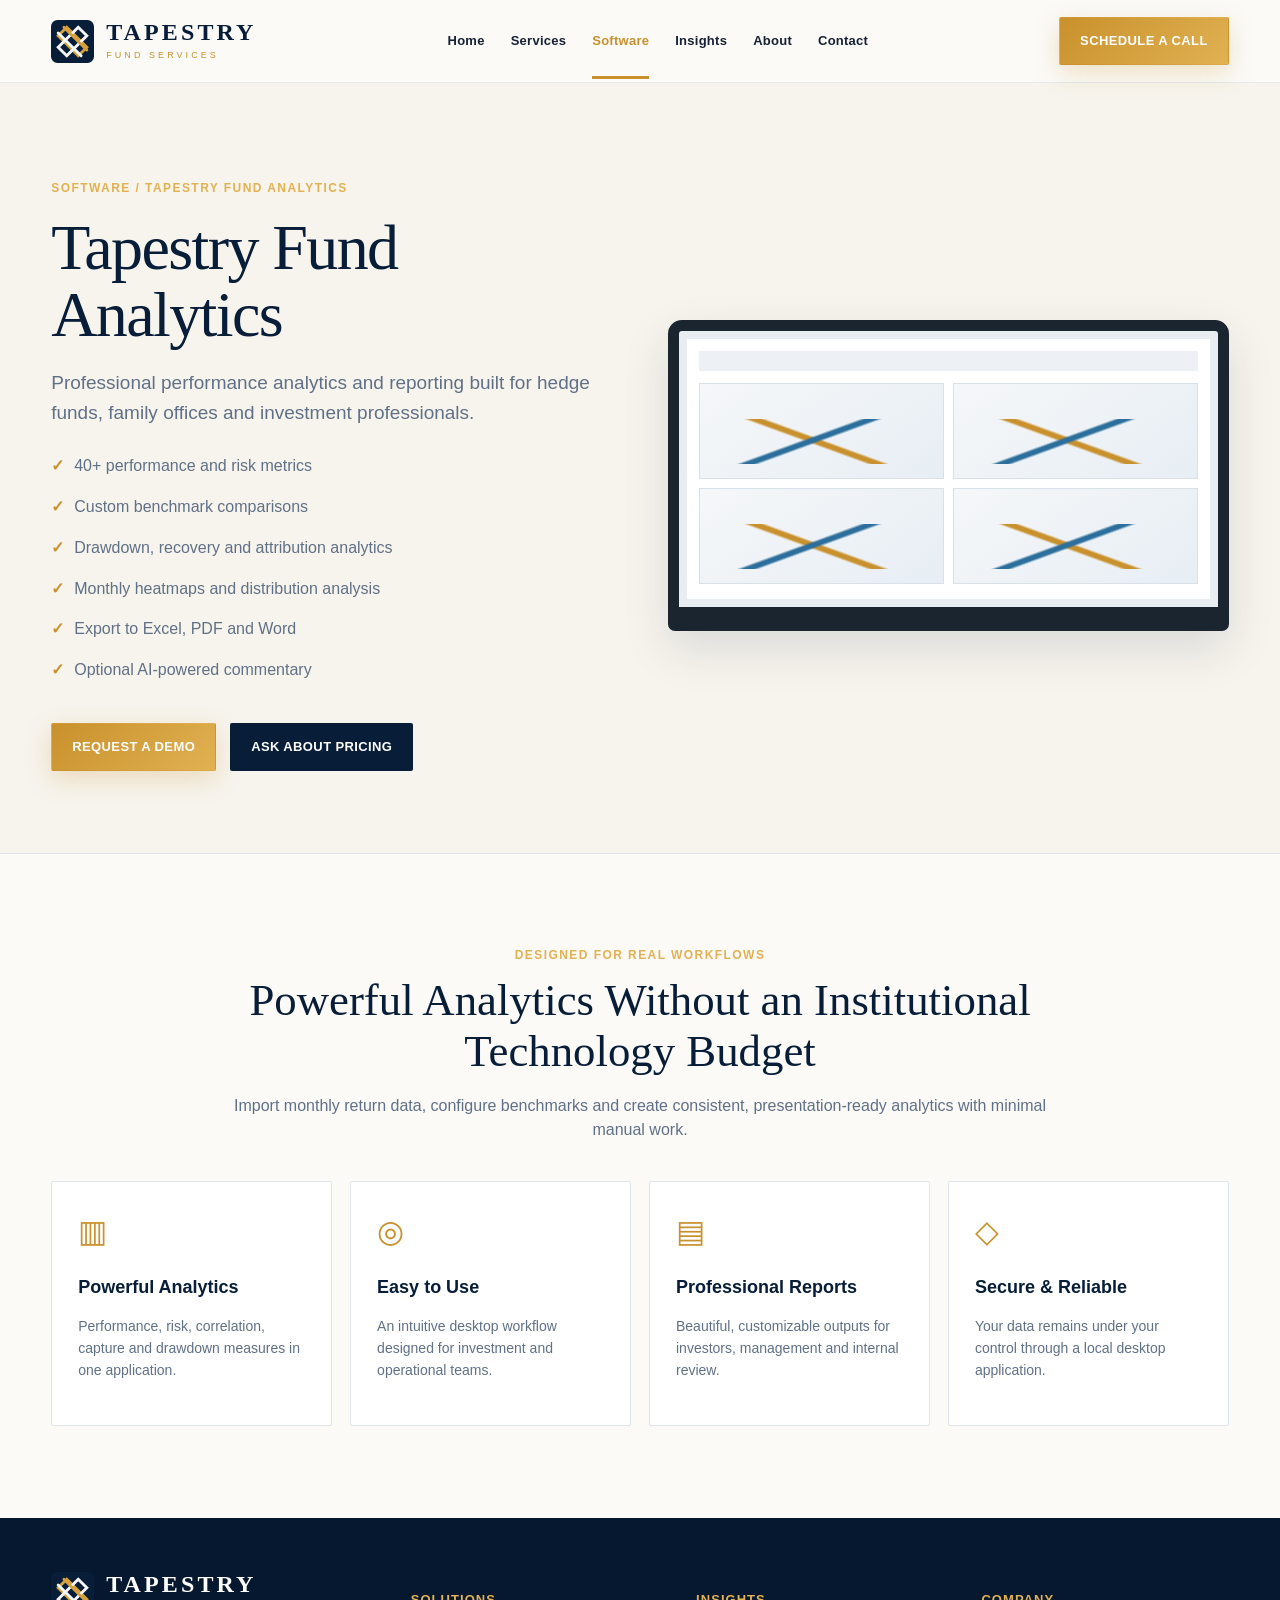
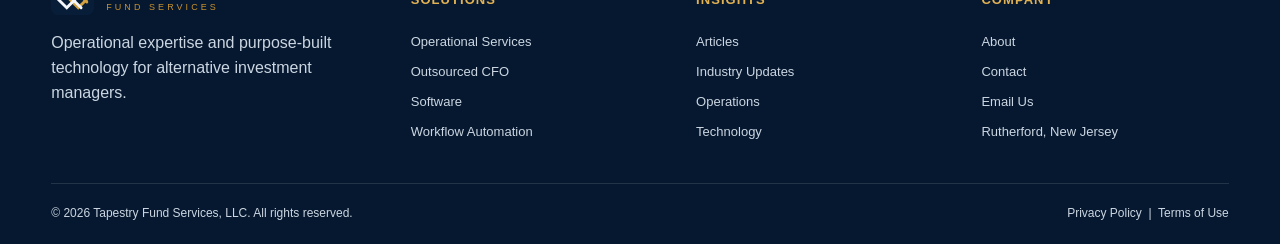
<file: tapestry-fund-analytics.html>
<!doctype html><html lang="en"><head><meta charset="utf-8"><meta name="viewport" content="width=device-width,initial-scale=1"><meta name="description" content="Operational solutions and technology for alternative investment managers."><title>Tapestry Fund Analytics | Tapestry</title><link rel="icon" href="assets/images/tapestry-mark.svg"><link rel="stylesheet" href="assets/css/styles.css"></head><body><header class="site-header"><div class="container navbar">
<a class="brand" href="index.html"><img src="assets/images/tapestry-mark.svg" alt="Tapestry"><span class="brand-copy"><strong>TAPESTRY</strong><span>FUND SERVICES</span></span></a>
<nav class="nav-links" aria-label="Primary"><a href="index.html" class="">Home</a><a href="services.html" class="">Services</a><a href="software.html" class="active">Software</a><a href="insights.html" class="">Insights</a><a href="about.html" class="">About</a><a href="contact.html" class="">Contact</a></nav><button class="menu-btn" aria-label="Open menu" aria-expanded="false">☰</button><a class="btn btn-primary" href="contact.html">SCHEDULE A CALL</a></div></header><main><section class="page-hero"><div class="container product-hero"><div><div class="eyebrow">Software / Tapestry Fund Analytics</div><h1>Tapestry Fund Analytics</h1><p>Professional performance analytics and reporting built for hedge funds, family offices and investment professionals.</p><ul class="feature-list"><li>40+ performance and risk metrics</li><li>Custom benchmark comparisons</li><li>Drawdown, recovery and attribution analytics</li><li>Monthly heatmaps and distribution analysis</li><li>Export to Excel, PDF and Word</li><li>Optional AI-powered commentary</li></ul><div class="hero-actions"><a class="btn btn-primary" href="contact.html">REQUEST A DEMO</a><a class="btn btn-dark" href="contact.html">ASK ABOUT PRICING</a></div></div><div class="laptop"><div class="screen"><div class="screen-top"></div><div class="screen-grid"><div class="screen-box"></div><div class="screen-box"></div><div class="screen-box"></div><div class="screen-box"></div></div></div></div></div></section><section class="section"><div class="container"><div class="section-head"><div class="eyebrow">Designed for real workflows</div><h2>Powerful Analytics Without an Institutional Technology Budget</h2><p>Import monthly return data, configure benchmarks and create consistent, presentation-ready analytics with minimal manual work.</p></div><div class="cards"><div class="card"><div class="card-icon">▥</div><h3>Powerful Analytics</h3><p>Performance, risk, correlation, capture and drawdown measures in one application.</p></div><div class="card"><div class="card-icon">◎</div><h3>Easy to Use</h3><p>An intuitive desktop workflow designed for investment and operational teams.</p></div><div class="card"><div class="card-icon">▤</div><h3>Professional Reports</h3><p>Beautiful, customizable outputs for investors, management and internal review.</p></div><div class="card"><div class="card-icon">◇</div><h3>Secure & Reliable</h3><p>Your data remains under your control through a local desktop application.</p></div></div></div></section></main><footer class="footer"><div class="container"><div class="footer-grid">
<div class="footer-brand"><a class="brand" href="index.html"><img src="assets/images/tapestry-mark.svg" alt=""><span class="brand-copy"><strong>TAPESTRY</strong><span>FUND SERVICES</span></span></a><p>Operational expertise and purpose-built technology for alternative investment managers.</p></div>
<div><h4>Solutions</h4><ul><li><a href="services.html">Operational Services</a></li><li><a href="services.html">Outsourced CFO</a></li><li><a href="software.html">Software</a></li><li><a href="services.html">Workflow Automation</a></li></ul></div>
<div><h4>Insights</h4><ul><li><a href="insights.html">Articles</a></li><li><a href="insights.html">Industry Updates</a></li><li><a href="insights.html">Operations</a></li><li><a href="insights.html">Technology</a></li></ul></div>
<div><h4>Company</h4><ul><li><a href="about.html">About</a></li><li><a href="contact.html">Contact</a></li><li><a href="mailto:info@tapestryfundservices.com">Email Us</a></li><li>Rutherford, New Jersey</li></ul></div></div>
<div class="copyright"><span>© <span data-year></span> Tapestry Fund Services, LLC. All rights reserved.</span><span>Privacy Policy &nbsp;|&nbsp; Terms of Use</span></div></div></footer><script src="assets/js/script.js"></script></body></html>
</file>
<file: assets/css/styles.css>
:root{
  --navy:#071d38; --navy2:#0b2c50; --gold:#c9912d; --gold2:#e1b152;
  --ink:#172235; --muted:#607086; --line:#dfe5ec; --soft:#f4f7fa; --white:#fff;
  --shadow:0 18px 48px rgba(7,29,56,.12); --radius:18px;
}
*{box-sizing:border-box} html{scroll-behavior:smooth} body{margin:0;font-family:Inter,Segoe UI,Arial,sans-serif;color:var(--ink);background:#fff;line-height:1.55}
a{color:inherit;text-decoration:none} img{max-width:100%;display:block}.container{width:min(1180px,92vw);margin:auto}
.site-header{position:sticky;top:0;z-index:50;background:rgba(255,255,255,.96);backdrop-filter:blur(12px);border-bottom:1px solid rgba(223,229,236,.8)}
.navbar{height:78px;display:flex;align-items:center;justify-content:space-between;gap:28px}.brand{display:flex;align-items:center;gap:12px}.brand img{width:43px;height:43px}.brand-copy strong{display:block;font-family:Georgia,serif;font-size:25px;letter-spacing:.08em;color:var(--navy);line-height:1}.brand-copy span{display:block;color:var(--gold);font-size:11px;letter-spacing:.28em;margin-top:5px}
.nav-links{display:flex;align-items:center;gap:26px;font-size:13px;font-weight:700;letter-spacing:.02em}.nav-links a{padding:28px 0 24px;border-bottom:3px solid transparent}.nav-links a:hover,.nav-links a.active{color:var(--gold);border-color:var(--gold)}
.btn{display:inline-flex;align-items:center;justify-content:center;padding:13px 20px;border-radius:5px;font-weight:800;font-size:13px;letter-spacing:.03em;border:1px solid transparent;cursor:pointer;transition:.2s}.btn-primary{background:linear-gradient(135deg,var(--gold),var(--gold2));color:#fff;box-shadow:0 8px 24px rgba(201,145,45,.25)}.btn-primary:hover{transform:translateY(-1px)}.btn-outline{border-color:var(--gold);color:#fff;background:transparent}.btn-dark{background:var(--navy);color:#fff}.menu-btn{display:none;background:none;border:0;font-size:24px;color:var(--navy)}
.hero{background:radial-gradient(circle at 77% 20%,rgba(43,108,166,.34),transparent 32%),linear-gradient(135deg,#06182f 0%,#0a2c50 60%,#071d38 100%);color:#fff;overflow:hidden}.hero-grid{min-height:530px;display:grid;grid-template-columns:1.05fr .95fr;gap:48px;align-items:center;padding:70px 0}.eyebrow{color:var(--gold2);font-weight:800;font-size:12px;letter-spacing:.12em;text-transform:uppercase}.hero h1,.page-hero h1{font-family:Georgia,serif;font-weight:500;line-height:1.06;margin:16px 0 18px}.hero h1{font-size:clamp(45px,5.4vw,76px)}.hero p{font-size:19px;color:#d9e3ef;max-width:680px}.hero-actions{display:flex;gap:14px;margin-top:32px;flex-wrap:wrap}
.dashboard{display:grid;grid-template-columns:1fr 1fr;gap:13px;transform:perspective(1200px) rotateY(-4deg)}.dash-card{background:rgba(7,29,56,.78);border:1px solid rgba(90,157,218,.34);border-radius:8px;padding:17px;min-height:160px;box-shadow:0 24px 60px rgba(0,0,0,.22)}.dash-title{font-size:12px;color:#c9d7e6}.metric{font-size:30px;font-weight:700;margin:4px 0}.positive{color:#87d3ad}.bars{height:88px;display:flex;align-items:end;gap:7px;margin-top:12px}.bars i{display:block;flex:1;background:linear-gradient(#3f96dc,#19548c);border-radius:3px 3px 0 0}.linechart{height:92px;margin-top:12px;position:relative;background:linear-gradient(rgba(255,255,255,.06) 1px,transparent 1px),linear-gradient(90deg,rgba(255,255,255,.05) 1px,transparent 1px);background-size:100% 23px,30px 100%;overflow:hidden}.linechart svg{position:absolute;inset:0;width:100%;height:100%}.donut{width:92px;height:92px;border-radius:50%;background:conic-gradient(#4ca4dc 0 45%,#79b68d 45% 68%,#d3a13d 68% 84%,#2e5b88 84%);position:relative}.donut:after{content:"";position:absolute;inset:21px;border-radius:50%;background:#092542}.donut-wrap{display:flex;align-items:center;gap:22px;margin-top:15px}.legend{font-size:12px;color:#c9d7e6}.risk-list{list-style:none;padding:6px 0 0;margin:0}.risk-list li{display:flex;justify-content:space-between;padding:7px 0;border-bottom:1px solid rgba(255,255,255,.1);font-size:13px}
.trust-strip{border-bottom:1px solid var(--line);background:#fff}.trust-grid{display:grid;grid-template-columns:repeat(4,1fr)}.trust-item{padding:26px 24px;display:flex;gap:15px;border-right:1px solid var(--line)}.trust-item:last-child{border-right:0}.icon{width:42px;height:42px;border:2px solid var(--gold);border-radius:50%;display:grid;place-items:center;color:var(--gold);font-weight:800;flex:none}.trust-item strong{display:block;color:var(--navy)}.trust-item small{color:var(--muted)}
.section{padding:76px 0}.section.soft{background:var(--soft)}.section-head{text-align:center;max-width:830px;margin:0 auto 38px}.section-head h2,.split-copy h2{font-family:Georgia,serif;font-weight:500;color:var(--navy);font-size:clamp(32px,3.5vw,48px);line-height:1.15;margin:10px 0}.section-head p,.split-copy p{color:var(--muted)}
.cards{display:grid;grid-template-columns:repeat(4,1fr);gap:16px}.card{background:#fff;border:1px solid var(--line);border-radius:9px;padding:26px;min-height:235px;box-shadow:0 8px 28px rgba(7,29,56,.05);transition:.2s}.card:hover{transform:translateY(-4px);box-shadow:var(--shadow)}.card h3{color:var(--navy);font-size:18px;margin:18px 0 8px}.card p{font-size:14px;color:var(--muted)}.card .arrow{display:block;color:var(--gold);font-size:26px;margin-top:18px}.card-icon{font-size:31px;color:var(--gold)}
.cta-band{background:linear-gradient(100deg,#071d38,#0e3a65);color:#fff;border-radius:10px;padding:29px 34px;display:flex;align-items:center;justify-content:space-between;gap:28px}.cta-band h3{margin:0 0 5px;font-family:Georgia,serif;font-size:28px}.cta-band p{margin:0;color:#cdd9e6}
.page-hero{background:linear-gradient(135deg,#f7f9fb,#eef3f7);border-bottom:1px solid var(--line);padding:76px 0}.page-hero h1{font-size:58px;color:var(--navy)}.page-hero p{font-size:19px;color:var(--muted);max-width:720px}
.service-list{max-width:920px;margin:auto;border:1px solid var(--line);border-radius:10px;overflow:hidden;background:#fff}.service-row{display:grid;grid-template-columns:54px 1fr 30px;gap:18px;align-items:center;padding:24px 26px;border-bottom:1px solid var(--line)}.service-row:last-child{border-bottom:0}.service-row h3{margin:0;color:var(--navy)}.service-row p{margin:3px 0 0;color:var(--muted)}.service-row .row-arrow{font-size:24px;color:var(--gold)}
.product-grid{display:grid;grid-template-columns:repeat(2,1fr);gap:24px}.product-card{display:grid;grid-template-columns:.85fr 1.15fr;border:1px solid var(--line);border-radius:12px;overflow:hidden;background:#fff;box-shadow:0 12px 34px rgba(7,29,56,.07)}.product-visual{background:linear-gradient(145deg,#071d38,#174f7c);padding:24px;display:flex;align-items:center;justify-content:center}.mini-dashboard{width:100%;background:#092541;border:1px solid rgba(255,255,255,.17);padding:15px;border-radius:8px;color:#fff}.mini-dashboard .mini-bars{height:95px;display:flex;align-items:end;gap:7px}.mini-bars i{flex:1;background:linear-gradient(#d8a33f,#76b587);border-radius:2px 2px 0 0}.product-copy{padding:28px}.product-copy h3{font-size:25px;color:var(--navy);margin:0 0 8px}.product-copy p{color:var(--muted)}.product-copy ul{padding-left:18px;color:var(--muted);font-size:14px}.product-copy li{margin:6px 0}
.split{display:grid;grid-template-columns:1fr 1fr;gap:58px;align-items:center}.stats{display:grid;grid-template-columns:repeat(3,1fr);gap:12px;margin-top:28px}.stat{padding:19px 0;border-top:2px solid var(--gold)}.stat strong{display:block;font-size:31px;color:var(--navy)}.stat span{font-size:12px;color:var(--muted)}.visual-panel{min-height:420px;border-radius:14px;background:linear-gradient(145deg,#071d38,#154c78);box-shadow:var(--shadow);position:relative;overflow:hidden}.visual-panel:before{content:"";position:absolute;inset:0;background:radial-gradient(circle at 30% 30%,rgba(225,177,82,.35),transparent 24%),linear-gradient(45deg,transparent 46%,rgba(255,255,255,.08) 47%,transparent 48%);background-size:auto,48px 48px}.visual-panel .city{position:absolute;left:8%;right:8%;bottom:0;height:54%;display:flex;gap:8px;align-items:end}.city i{display:block;flex:1;background:linear-gradient(#183c5e,#071d38);border:1px solid rgba(255,255,255,.13);position:relative}.city i:after{content:"";position:absolute;inset:10px 6px;background:repeating-linear-gradient(#e4b85a 0 3px,transparent 3px 11px);opacity:.6}
.insights-layout{display:grid;grid-template-columns:1fr 310px;gap:45px}.article-list{display:grid;gap:20px}.article-card{display:grid;grid-template-columns:180px 1fr;border:1px solid var(--line);border-radius:10px;overflow:hidden;background:#fff}.article-thumb{background:linear-gradient(135deg,#0d3b65,#d2a04a);min-height:150px}.article-copy{padding:22px}.article-copy .meta{color:var(--gold);font-size:12px;text-transform:uppercase;letter-spacing:.08em}.article-copy h3{margin:7px 0;color:var(--navy)}.article-copy p{margin:0;color:var(--muted);font-size:14px}.sidebar-box{border:1px solid var(--line);border-radius:10px;padding:24px;margin-bottom:20px}.sidebar-box h3{margin-top:0;color:var(--navy)}.topic-list{list-style:none;padding:0;margin:0}.topic-list li{padding:9px 0;border-bottom:1px solid var(--line);color:var(--muted)}
.contact-grid{display:grid;grid-template-columns:.8fr 1.2fr;gap:55px}.contact-list{list-style:none;padding:0}.contact-list li{padding:12px 0;color:var(--muted)}.contact-form{border:1px solid var(--line);border-radius:12px;padding:30px;background:#fff;box-shadow:0 12px 34px rgba(7,29,56,.06)}.form-grid{display:grid;grid-template-columns:1fr 1fr;gap:18px}.field{display:flex;flex-direction:column;gap:7px}.field.full{grid-column:1/-1}.field label{font-weight:700;font-size:13px}.field input,.field textarea,.field select{font:inherit;border:1px solid #cfd7e1;border-radius:5px;padding:12px 13px}.field textarea{min-height:150px;resize:vertical}
.product-hero{display:grid;grid-template-columns:1fr 1fr;gap:55px;align-items:center}.feature-list{list-style:none;padding:0}.feature-list li{padding:8px 0;color:var(--muted)}.feature-list li:before{content:"✓";color:var(--gold);font-weight:900;margin-right:10px}.laptop{background:#e8edf2;border:11px solid #1b2530;border-bottom-width:24px;border-radius:14px 14px 7px 7px;padding:8px;box-shadow:var(--shadow)}.screen{background:#fff;min-height:260px;padding:12px}.screen-top{height:20px;background:#edf1f5;margin-bottom:12px}.screen-grid{display:grid;grid-template-columns:1fr 1fr;gap:9px}.screen-box{height:96px;background:linear-gradient(145deg,#f5f7f9,#e7eef4);border:1px solid #d8e0e8;position:relative}.screen-box:after{content:"";position:absolute;left:11px;right:11px;bottom:14px;height:45px;background:linear-gradient(160deg,transparent 43%,#2d6f9c 45% 48%,transparent 50%),linear-gradient(20deg,transparent 45%,#c9912d 47% 50%,transparent 52%)}
.footer{background:#06182f;color:#cbd6e2;padding:54px 0 22px;margin-top:60px}.footer-grid{display:grid;grid-template-columns:1.3fr repeat(3,1fr);gap:38px}.footer h4{color:var(--gold2);font-size:13px;text-transform:uppercase;letter-spacing:.08em}.footer ul{list-style:none;padding:0;margin:0}.footer li{padding:5px 0;font-size:13px}.footer-brand .brand-copy strong{color:#fff}.copyright{border-top:1px solid rgba(255,255,255,.12);margin-top:35px;padding-top:20px;font-size:12px;display:flex;justify-content:space-between;gap:20px}
@media(max-width:960px){.nav-links{display:none;position:absolute;top:78px;left:0;right:0;background:#fff;flex-direction:column;align-items:flex-start;padding:20px 5vw;box-shadow:var(--shadow)}.nav-links.open{display:flex}.nav-links a{padding:8px 0}.menu-btn{display:block}.navbar>.btn{display:none}.hero-grid,.split,.contact-grid,.product-hero{grid-template-columns:1fr}.dashboard{transform:none}.cards{grid-template-columns:repeat(2,1fr)}.trust-grid{grid-template-columns:repeat(2,1fr)}.product-grid{grid-template-columns:1fr}.insights-layout{grid-template-columns:1fr}.footer-grid{grid-template-columns:1fr 1fr}.hero-grid{padding:55px 0}.page-hero h1{font-size:46px}}
@media(max-width:620px){.brand-copy strong{font-size:19px}.brand-copy span{font-size:8px}.dashboard{grid-template-columns:1fr}.cards,.trust-grid,.stats,.form-grid{grid-template-columns:1fr}.product-card{grid-template-columns:1fr}.article-card{grid-template-columns:1fr}.article-thumb{min-height:120px}.footer-grid{grid-template-columns:1fr}.copyright{flex-direction:column}.cta-band{align-items:flex-start;flex-direction:column}.hero h1{font-size:43px}.page-hero{padding:55px 0}.page-hero h1{font-size:39px}}

/* Refined visual language inspired by the Tapestry Fund Analytics product site */
:root{--paper:#f7f4ed;--paper2:#fbfaf7}
body{background:var(--paper2)}
.site-header{background:rgba(251,250,247,.96)}
.navbar{height:82px}
.brand-copy strong{font-size:24px;letter-spacing:.13em}
.brand-copy span{font-size:9px;letter-spacing:.34em}
.hero{background:linear-gradient(135deg,#06172d 0%,#08243f 60%,#071d38 100%)}
.hero-grid{min-height:610px;padding:92px 0}
.hero h1{max-width:760px;font-size:clamp(48px,5.1vw,72px);letter-spacing:-.02em}
.hero p{max-width:660px;font-size:18px}
.section{padding:92px 0}
.section.soft{background:var(--paper)}
.page-hero{background:var(--paper);padding:96px 0 82px}
.page-hero h1{max-width:860px;font-size:clamp(44px,5vw,68px);letter-spacing:-.025em}
.narrow{max-width:920px}
.cards{gap:18px}.card{border-radius:2px;box-shadow:none;min-height:245px}.card:hover{box-shadow:0 14px 38px rgba(7,29,56,.08)}
.btn{border-radius:2px}.btn-light{background:#fff;color:var(--navy);border-color:#bcc7d2}
.featured-product{display:grid;grid-template-columns:1.05fr .95fr;gap:70px;align-items:center;padding:28px 0}
.featured-copy h2{font-family:Georgia,serif;color:var(--navy);font-size:clamp(42px,4vw,62px);font-weight:500;line-height:1.08;margin:12px 0 18px}
.lead{font-size:19px;color:var(--muted);max-width:640px}
.featured-product .laptop{transform:perspective(900px) rotateY(-3deg)}
.footer{margin-top:0}
@media(max-width:960px){.featured-product{grid-template-columns:1fr;gap:42px}.hero-grid{min-height:auto;padding:70px 0}.section{padding:70px 0}}
</file>
